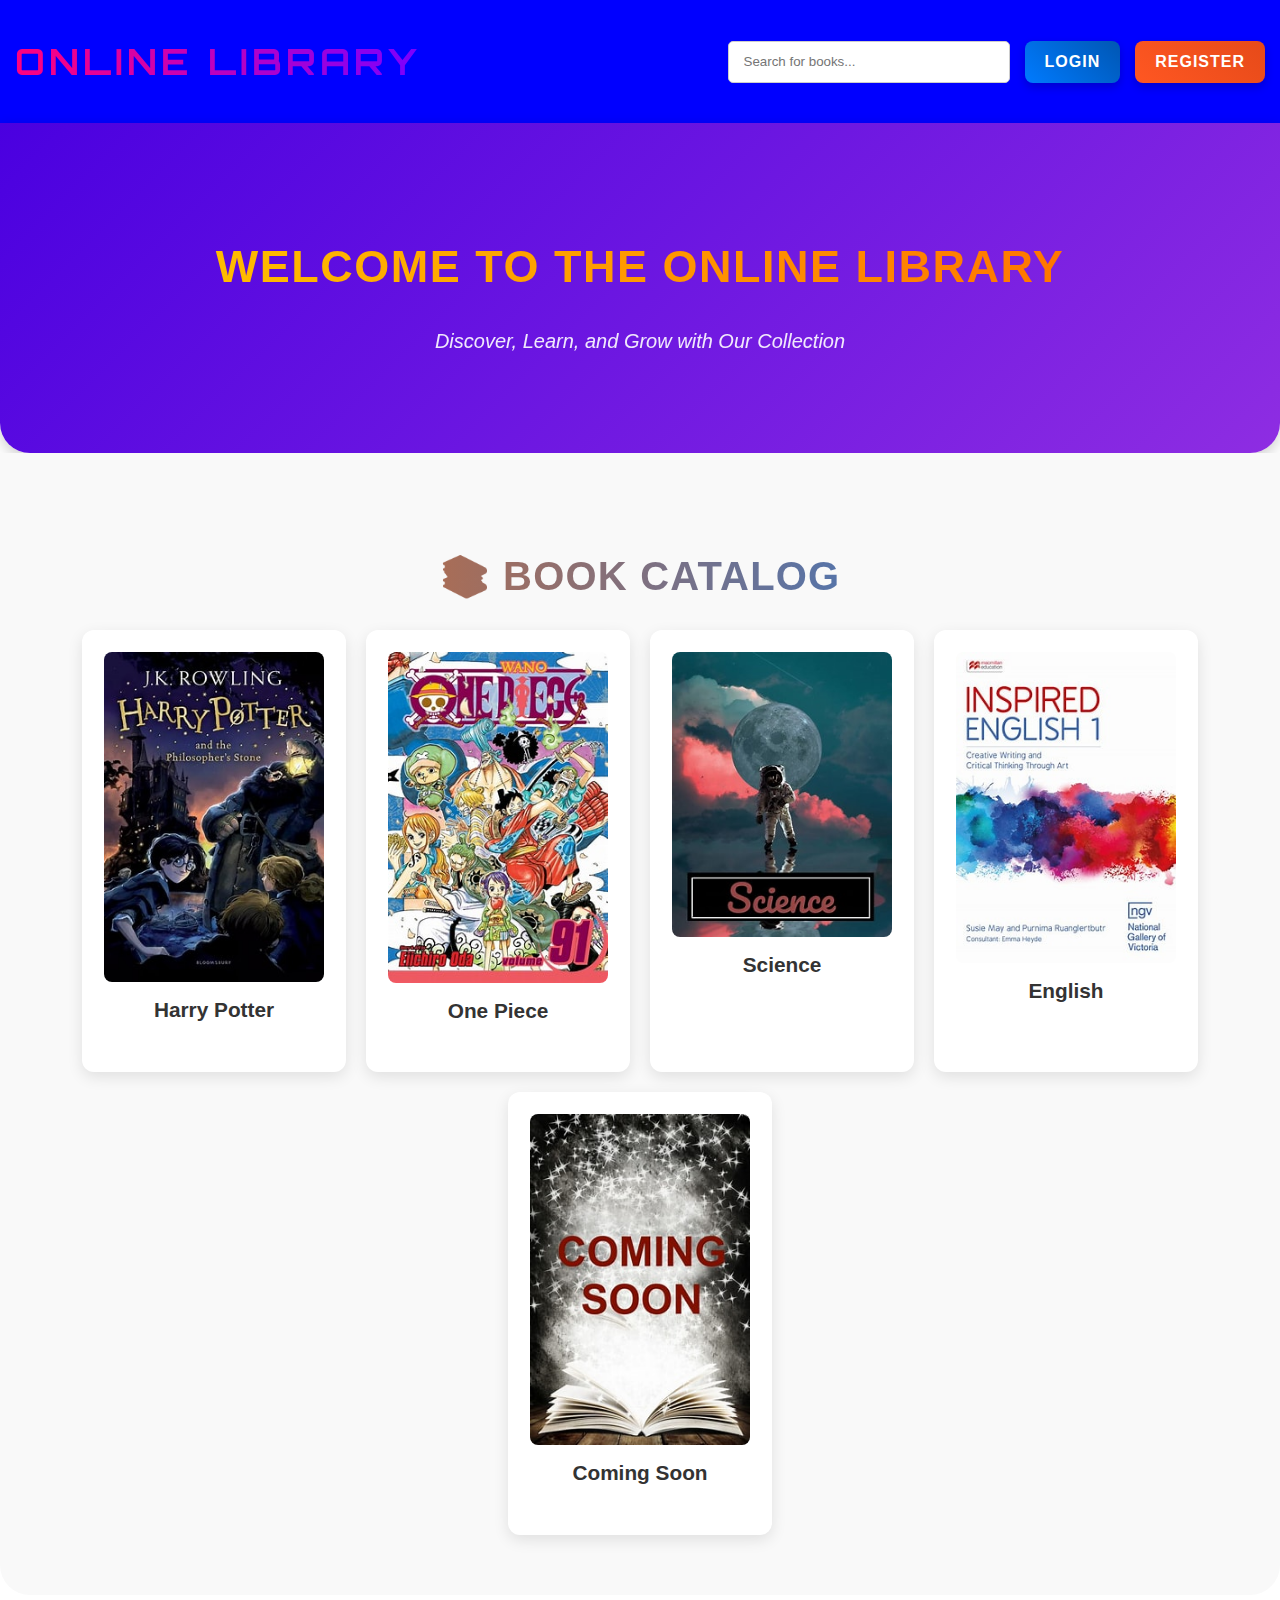
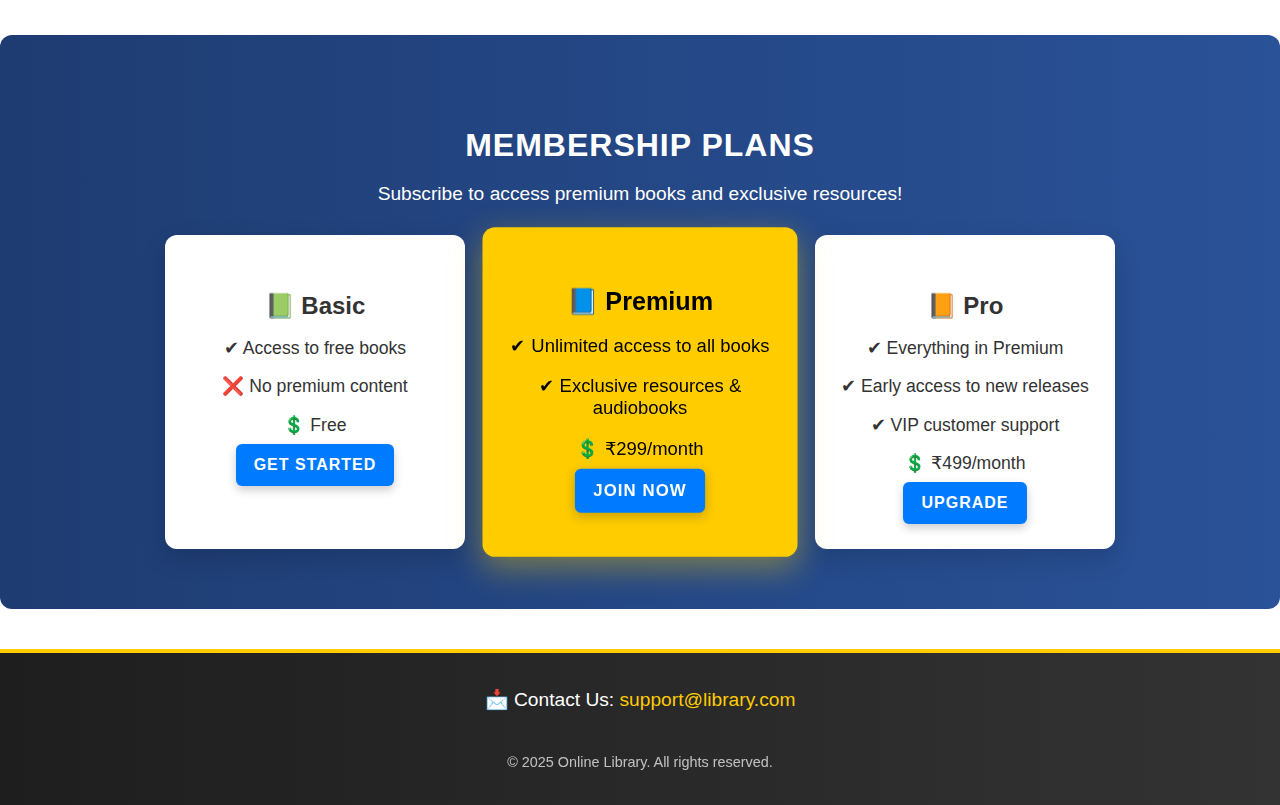
<file: index.html>
<!DOCTYPE html>
<html lang="en">
<head>
    <meta charset="UTF-8">
    <meta name="viewport" content="width=device-width, initial-scale=1.0">
    <title>Online Library</title>
    <link rel="stylesheet" href="style.css">
</head>
<body>
    <nav class="navbar">
        <h1> Online Library</h1>
        <div class="nav-actions">
            <input type="text" id="search-bar" placeholder="Search for books...">
            <a href="login.html"><button id="login-btn">Login</button></a>
            <a href="register.html"><button id="register-btn">Register</button></a>
        </div>
    </nav>

    <header class="hero">
        <h2>Welcome to the Online Library</h2>
        <p>Discover, Learn, and Grow with Our Collection</p>
    </header>
    <section class="book-catalog">
        <h3>📚 Book Catalog</h3>
        <div class="books">
            <a href="books/harrypotter.html" class="book-card">
                <img src="images/harrypotter.jpg" alt="Harry Potter">
                <h4>Harry Potter</h4>
            </a>
    
            <a href="books/onepiece.html" class="book-card">
                <img src="images/onepiece.jpg" alt="One Piece">
                <h4>One Piece</h4>
            </a>
    
            <a href="books/science.html" class="book-card">
                <img src="images/science.jpg" alt="Science">
                <h4>Science</h4>
            </a>
    
            <a href="books/english.html" class="book-card">
                <img src="images/english.jpg" alt="English">
                <h4>English</h4>
            </a>
            <a href="books/comingsoon.html" class="book-card">
                <img src="images/comingsoon.jpg" alt="coming-soon">
                <h4>Coming Soon</h4>
            </a>
        </div>
    </section>
    
    
    

    <section class="membership">
        <h3>Membership Plans</h3>
        <p>Subscribe to access premium books and exclusive resources!</p>
        <div class="membership-plans">
            <div class="plan">
                <h4>📗 Basic</h4>
                <p>✔ Access to free books</p>
                <p>❌ No premium content</p>
                <p>💲 Free</p>
                <button class="join-btn">Get Started</button>
            </div>
            <div class="plan premium">
                <h4>📘 Premium</h4>
                <p>✔ Unlimited access to all books</p>
                <p>✔ Exclusive resources & audiobooks</p>
                <p>💲 ₹299/month</p>
                <button class="join-btn">Join Now</button>
            </div>
            <div class="plan">
                <h4>📙 Pro</h4>
                <p>✔ Everything in Premium</p>
                <p>✔ Early access to new releases</p>
                <p>✔ VIP customer support</p>
                <p>💲 ₹499/month</p>
                <button class="join-btn">Upgrade</button>
            </div>
        </div>
    </section>
    

    <footer class="footer">
        <p>📩 Contact Us: <a href="mailto:support@library.com" style="color: #ffcc00; text-decoration: none;">support@library.com</a></p>
        
        <div class="social-icons">
            <a href="#"><i class="fab fa-facebook"></i></a>
            <a href="#"><i class="fab fa-twitter"></i></a>
            <a href="#"><i class="fab fa-instagram"></i></a>
            <a href="#"><i class="fab fa-linkedin"></i></a>
        </div>
        
        <p class="copyright">© 2025 Online Library. All rights reserved.</p>
    </footer>
    

    <script src="script.js"></script>
</body>
</html>
</file>
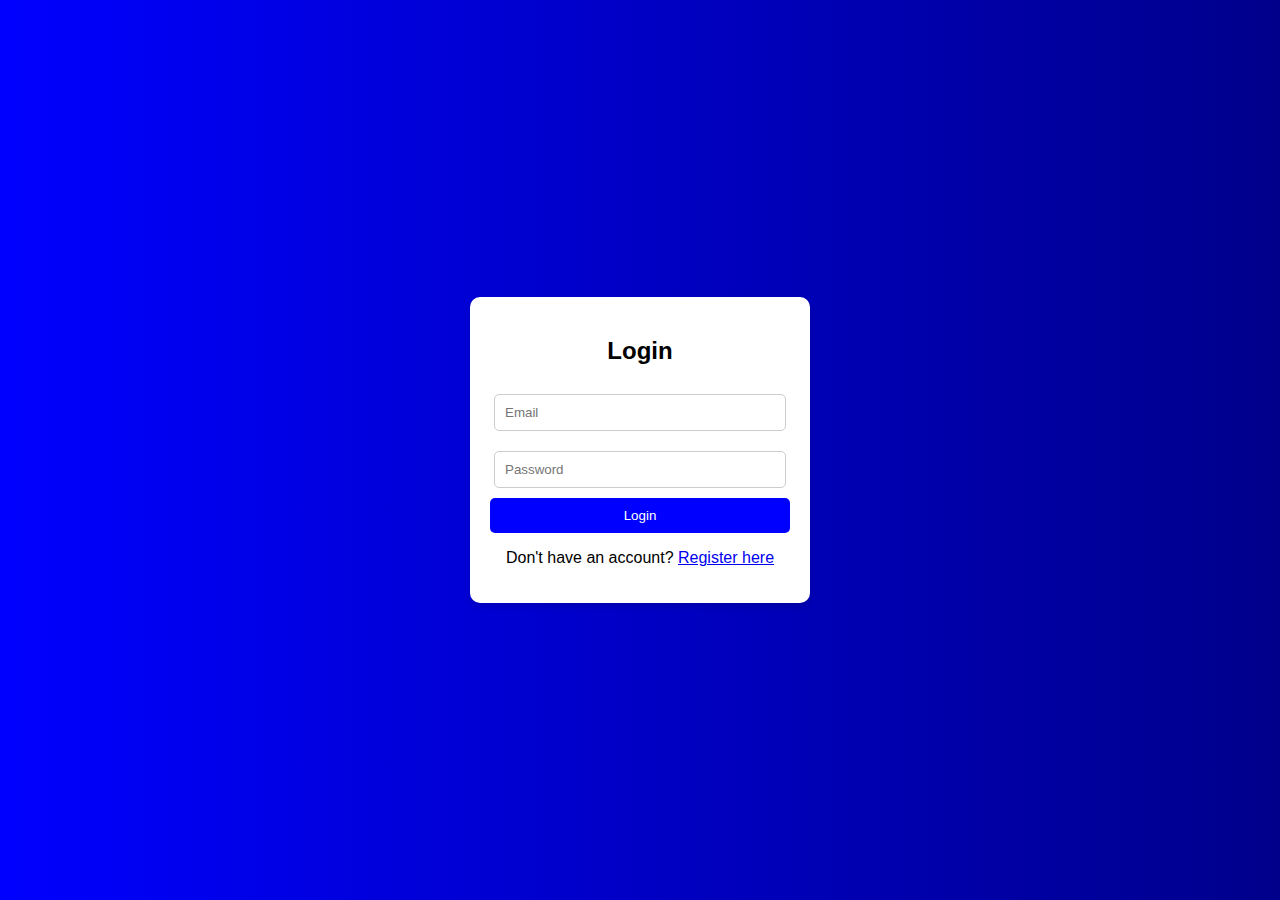
<file: login.html>
<!DOCTYPE html>
<html lang="en">
<head>
    <meta charset="UTF-8">
    <meta name="viewport" content="width=device-width, initial-scale=1.0">
    <title>Login</title>
    <link rel="stylesheet" href="login-style.css">
</head>
<body>
    <div class="login-container">
        <h2>Login</h2>
        <form id="login-form">
            <input type="email" id="email" placeholder="Email" required>
            <input type="password" id="password" placeholder="Password" required>
            <button type="submit">Login</button>
        </form>
        <p>Don't have an account? <a href="register.html">Register here</a></p>
    </div>

    <script src="login-script.js"></script>
</body>
</html>
</file>
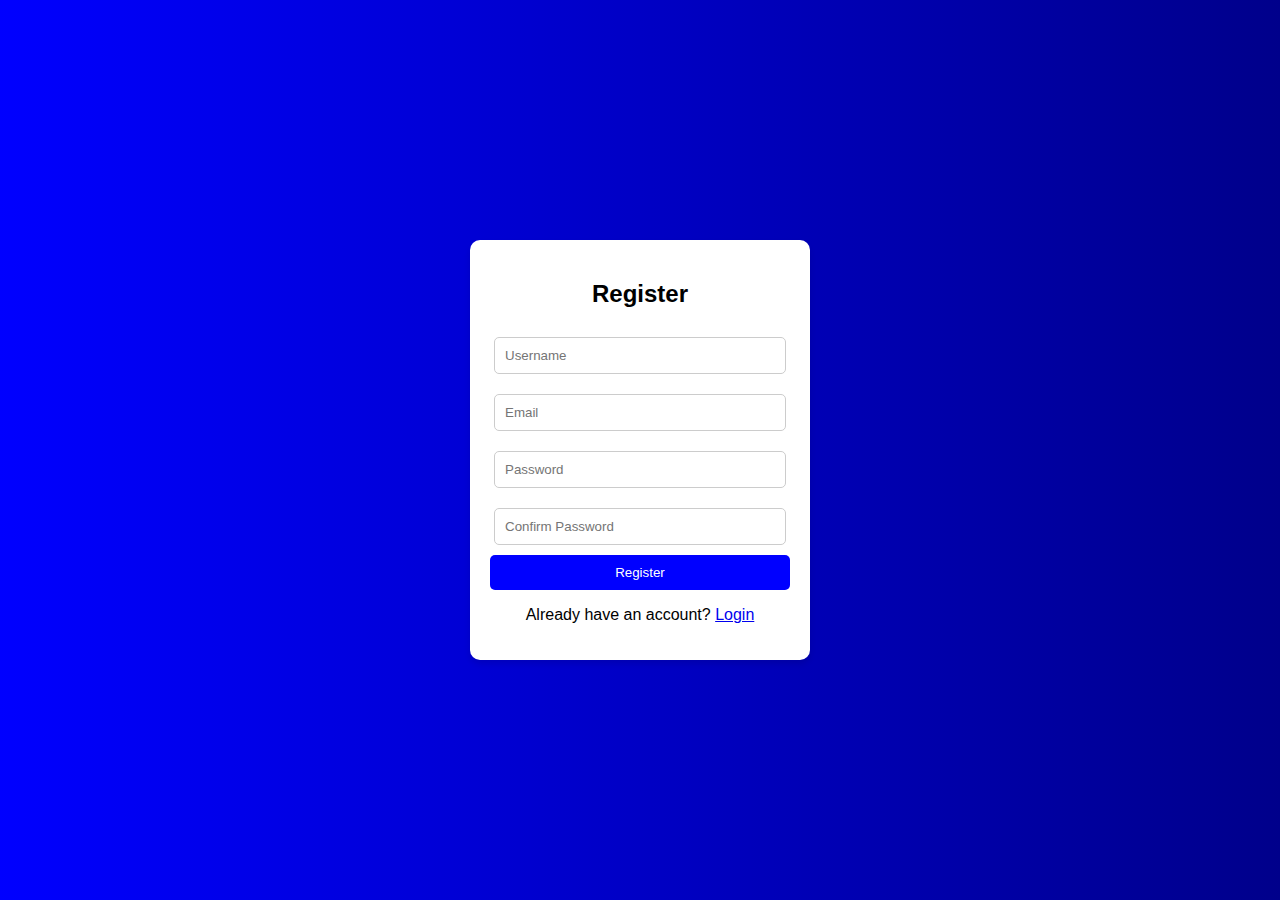
<file: register.html>
<!DOCTYPE html>
<html lang="en">
<head>
    <meta charset="UTF-8">
    <meta name="viewport" content="width=device-width, initial-scale=1.0">
    <title>Register</title>
    <link rel="stylesheet" href="register-style.css">
</head>
<body>
    <div class="register-container">
        <h2>Register</h2>
        <form id="register-form">
            <input type="text" id="username" placeholder="Username" required>
            <input type="email" id="email" placeholder="Email" required>
            <input type="password" id="password" placeholder="Password" required>
            <input type="password" id="confirm-password" placeholder="Confirm Password" required>
            <button type="submit">Register</button>
        </form>
        <p>Already have an account? <a href="login.html">Login</a></p>
    </div>

    <script src="register-script.js"></script>
</body>
</html>
</file>
<file: style.css>
/* Import a cool futuristic Google Font */
@import url('https://fonts.googleapis.com/css2?family=Bebas+Neue&family=Orbitron:wght@500&display=swap');
body {
    font-family: Arial, sans-serif;
    margin: 0;
    transition: background 0.3s, color 0.3s;
}
/* General Button Styles */
button {
    padding: 12px 20px;
    font-size: 16px;
    font-weight: bold;
    border: none;
    border-radius: 8px;
    cursor: pointer;
    transition: 0.3s ease-in-out;
    text-transform: uppercase;
    letter-spacing: 1px;
    box-shadow: 0 4px 10px rgba(0, 0, 0, 0.2);
    outline: none;
}

/* Login Button */
#login-btn {
    background: linear-gradient(45deg, #007bff, #0056b3);
    color: white;
}

#login-btn:hover {
    background: linear-gradient(45deg, #0056b3, #003580);
    transform: scale(1.05);
    box-shadow: 0 6px 15px rgba(0, 91, 187, 0.4);
}

/* Register Button */
#register-btn {
    background: linear-gradient(45deg, #ff5722, #e64a19);
    color: white;
}

#register-btn:hover {
    background: linear-gradient(45deg, #e64a19, #bf360c);
    transform: scale(1.05);
    box-shadow: 0 6px 15px rgba(230, 74, 25, 0.4);
}

/* Navbar Styling */
.navbar {
    display: flex;
    justify-content: space-between;
    align-items: center;
    padding: 15px;
    background: blue;
    color: white;
}

/* Navbar Actions */
.nav-actions {
    display: flex;
    gap: 15px;
}

#search-bar {
    padding: 10px 15px;
    border-radius: 5px;
    border: 1px solid #ccc;
    width: 250px;
    transition: 0.3s;
}

#search-bar:focus {
    outline: none;
    border-color: blue;
    box-shadow: 0 0 5px blue;
}



/* Navbar Title */
.navbar h1 {
    font-size: 36px;
    font-weight: bold;
    font-family: 'Orbitron', sans-serif;
    text-transform: uppercase;
    background: linear-gradient(90deg, #ff007f, #7a00ff);
    -webkit-background-clip: text;
    -webkit-text-fill-color: transparent;
    letter-spacing: 4px;
    transition: text-shadow 0.3s ease-in-out, transform 0.3s ease-in-out;
    display: inline-block;
    cursor: pointer;
    position: relative;
}

/* Hover Effect: Bright Glow */
.navbar h1:hover {
    text-shadow: 0 0 10px rgba(255, 0, 127, 1), 
                 0 0 20px rgba(255, 0, 127, 0.8), 
                 0 0 40px rgba(122, 0, 255, 1), 
                 0 0 60px rgba(122, 0, 255, 0.8);
    transform: scale(1.05);
}

/* Hero Section */
.hero {
    text-align: center;
    padding: 80px 20px;
    background: linear-gradient(135deg, #4a00e0, #8e2de2);
    color: white;
    font-family: 'Poppins', sans-serif;
    border-radius: 0 0 30px 30px;
    box-shadow: 0px 5px 15px rgba(0, 0, 0, 0.2);
    animation: fadeIn 1.2s ease-in-out;
}

/* Title Styling */
.hero h2 {
    font-size: 45px;
    font-weight: bold;
    text-transform: uppercase;
    letter-spacing: 1.5px;
    background: linear-gradient(90deg, #ffcc00, #ff6600);
    -webkit-background-clip: text;
    -webkit-text-fill-color: transparent;
    animation: glowText 2s infinite alternate;
}

/* Description Styling */
.hero p {
    font-size: 20px;
    font-weight: 500;
    opacity: 0.9;
    margin-top: 10px;
    font-style: italic;
}

/* Text Glow Effect */
@keyframes glowText {
    from {
        text-shadow: 0 0 10px rgba(255, 204, 0, 0.8);
    }
    to {
        text-shadow: 0 0 20px rgba(255, 102, 0, 1);
    }
}

/* Fade In Animation */
@keyframes fadeIn {
    from {
        opacity: 0;
        transform: translateY(-20px);
    }
    to {
        opacity: 1;
        transform: translateY(0);
    }
}

/* Book Catalog Section */
.book-catalog {
    text-align: center;
    padding: 60px 20px;
    background: #f9f9f9;
    border-radius: 0 0 30px 30px;
}

/* Section Title with Cool Gradient */
.book-catalog h3 {
    font-size: 2.5rem;
    font-weight: bold;
    text-transform: uppercase;
    letter-spacing: 1.2px;
    background: linear-gradient(90deg, #ff6600, #007bff);
    -webkit-background-clip: text;
    -webkit-text-fill-color: transparent;
    margin-bottom: 30px;
    animation: subtleGlow 1.5s infinite alternate;
}

/* Book Grid */
.books {
    display: flex;
    justify-content: center;
    gap: 20px;
    flex-wrap: wrap;
}

/* Book Cards */
.book-card {
    background: white;
    padding: 20px;
    width: 220px;
    border-radius: 12px;
    box-shadow: 0 5px 15px rgba(0, 0, 0, 0.1);
    text-align: center;
    transition: all 0.4s ease-in-out;
    position: relative;
    overflow: hidden;
    border: 2px solid transparent;
    text-decoration: none; /* Removes underline */
}

/* Book Images */
.book-card img {
    width: 100%;
    border-radius: 8px;
    transition: transform 0.3s ease-in-out;
}

/* Book Titles */
.book-card h4 {
    margin-top: 12px;
    font-size: 1.3rem;
    font-weight: bold;
    color: #333;
    transition: color 0.3s ease-in-out;
}

/* Stylish Hover Effects */
.book-card:hover {
    transform: scale(1.05);
    box-shadow: 0 12px 24px rgba(0, 0, 0, 0.2);
    filter: brightness(1.1);
    border-color: rgba(0, 123, 255, 0.6);
}

/* Image Zoom on Hover */
.book-card:hover img {
    transform: scale(1.08);
    filter: brightness(1.2);
}

/* Cool Text Color Change */
.book-card:hover h4 {
    color: #007bff;
}

/* Subtle Glowing Animation */
@keyframes subtleGlow {
    from {
        text-shadow: 0 0 4px rgba(0, 123, 255, 0.6);
    }
    to {
        text-shadow: 0 0 8px rgba(255, 102, 0, 0.7);
    }
}



/* "Coming Soon" Placeholder */
.coming-soon {
    display: flex;
    align-items: center;
    justify-content: center;
    background: #007bff;
    color: white;
    font-size: 1.3rem;
    font-weight: bold;
}


/* Membership Section */
.membership {
    text-align: center;
    padding: 60px 20px;
    background: linear-gradient(to right, #1e3c72, #2a5298);
    color: white;
    border-radius: 12px;
    margin: 40px auto;
}

/* Membership Heading */
.membership h3 {
    font-size: 2rem;
    font-weight: bold;
    text-transform: uppercase;
    margin-bottom: 15px;
    letter-spacing: 1px;
}

/* Membership Description */
.membership p {
    font-size: 1.2rem;
    margin-bottom: 30px;
}

/* Plans Container */
.membership-plans {
    display: flex;
    justify-content: center;
    gap: 25px;
    flex-wrap: wrap;
}

/* Individual Plan Card */
.plan {
    background: white;
    color: #333;
    padding: 25px;
    width: 250px;
    border-radius: 12px;
    text-align: center;
    box-shadow: 0 10px 25px rgba(0, 0, 0, 0.15);
    transition: transform 0.3s ease-in-out, box-shadow 0.3s ease-in-out;
}

/* Highlight Premium Plan */
.plan.premium {
    background: #ffcc00;
    color: black;
    transform: scale(1.05);
    box-shadow: 0 10px 30px rgba(255, 204, 0, 0.4);
}

/* Plan Title */
.plan h4 {
    font-size: 1.5rem;
    margin-bottom: 10px;
}

/* Membership Plan Details */
.plan p {
    font-size: 1.1rem;
    margin-bottom: 8px;
}

/* Join Buttons */
.join-btn {
    background: #007bff;
    color: white;
    border: none;
    padding: 12px 18px;
    font-size: 1rem;
    cursor: pointer;
    border-radius: 6px;
    transition: background 0.3s ease-in-out, transform 0.2s ease-in-out;
}

/* Button Hover Effect */
.join-btn:hover {
    background: #0056b3;
    transform: scale(1.1);
}

/* Hover Effects */
.plan:hover {
    transform: translateY(-5px);
    box-shadow: 0 15px 30px rgba(0, 0, 0, 0.3);
}

/* Footer */
.footer {
    background: linear-gradient(to right, #1e1e1e, #333);
    color: white;
    text-align: center;
    padding: 25px 10px;
    font-size: 1.1rem;
    position: relative;
    border-top: 4px solid #ffcc00;
}

/* Contact Text */
.footer p {
    margin: 10px 0;
    font-size: 1.2rem;
}

/* Social Media Icons */
.footer .social-icons {
    margin-top: 10px;
}

.footer .social-icons a {
    color: white;
    font-size: 1.5rem;
    margin: 0 10px;
    transition: transform 0.3s ease, color 0.3s ease;
}

.footer .social-icons a:hover {
    transform: scale(1.2);
    color: #ffcc00;
}

/* Copyright Text */
.footer .copyright {
    font-size: 0.9rem;
    opacity: 0.7;
    margin-top: 5px;
}
/* Book Detail Section */
.book-detail {
    display: flex;
    align-items: center;
    justify-content: center;
    padding: 40px;
    gap: 20px;
}

.book-cover {
    width: 250px;
    height: auto;
    border-radius: 10px;
    box-shadow: 0px 0px 15px rgba(0, 0, 0, 0.2);
}

.book-info {
    max-width: 500px;
}

.book-info h2 {
    font-size: 2rem;
    color: #222;
}

.book-desc {
    font-size: 1.1rem;
    margin: 10px 0;
}

.read-btn, .download-btn {
    padding: 10px 20px;
    font-size: 1rem;
    border: none;
    border-radius: 5px;
    cursor: pointer;
    margin-top: 10px;
    transition: all 0.3s ease;
}

.read-btn {
    background-color: #3498db;
    color: white;
}

.download-btn {
    background-color: #e74c3c;
    color: white;
}

.read-btn:hover {
    background-color: #2980b9;
}

.download-btn:hover {
    background-color: #c0392b;
}

/* Back to Home Button */
.back-btn {
    text-decoration: none;
    font-size: 1rem;
    color: white;
    background: #444;
    padding: 8px 15px;
    border-radius: 5px;
    transition: all 0.3s;
}

.back-btn:hover {
    background: #666;
}
</file>
<file: login-style.css>
body {
    font-family: Arial, sans-serif;
    background: linear-gradient(to right, blue, darkblue);
    color: white;
    text-align: center;
    display: flex;
    justify-content: center;
    align-items: center;
    height: 100vh;
    margin: 0;
}

.login-container {
    background: white;
    color: black;
    padding: 20px;
    border-radius: 10px;
    box-shadow: 0 4px 6px rgba(0, 0, 0, 0.1);
    width: 300px;
}

input {
    width: 90%;
    padding: 10px;
    margin: 10px 0;
    border: 1px solid #ccc;
    border-radius: 5px;
}

button {
    width: 100%;
    padding: 10px;
    background: blue;
    color: white;
    border: none;
    border-radius: 5px;
    cursor: pointer;
}

button:hover {
    background: darkblue;
}
</file>
<file: register-style.css>
body {
    font-family: Arial, sans-serif;
    background: linear-gradient(to right, blue, darkblue);
    color: white;
    text-align: center;
    display: flex;
    justify-content: center;
    align-items: center;
    height: 100vh;
    margin: 0;
}

.register-container {
    background: white;
    color: black;
    padding: 20px;
    border-radius: 10px;
    box-shadow: 0 4px 6px rgba(0, 0, 0, 0.1);
    width: 300px;
}

input {
    width: 90%;
    padding: 10px;
    margin: 10px 0;
    border: 1px solid #ccc;
    border-radius: 5px;
}

button {
    width: 100%;
    padding: 10px;
    background: blue;
    color: white;
    border: none;
    border-radius: 5px;
    cursor: pointer;
}

button:hover {
    background: darkblue;
}
</file>
